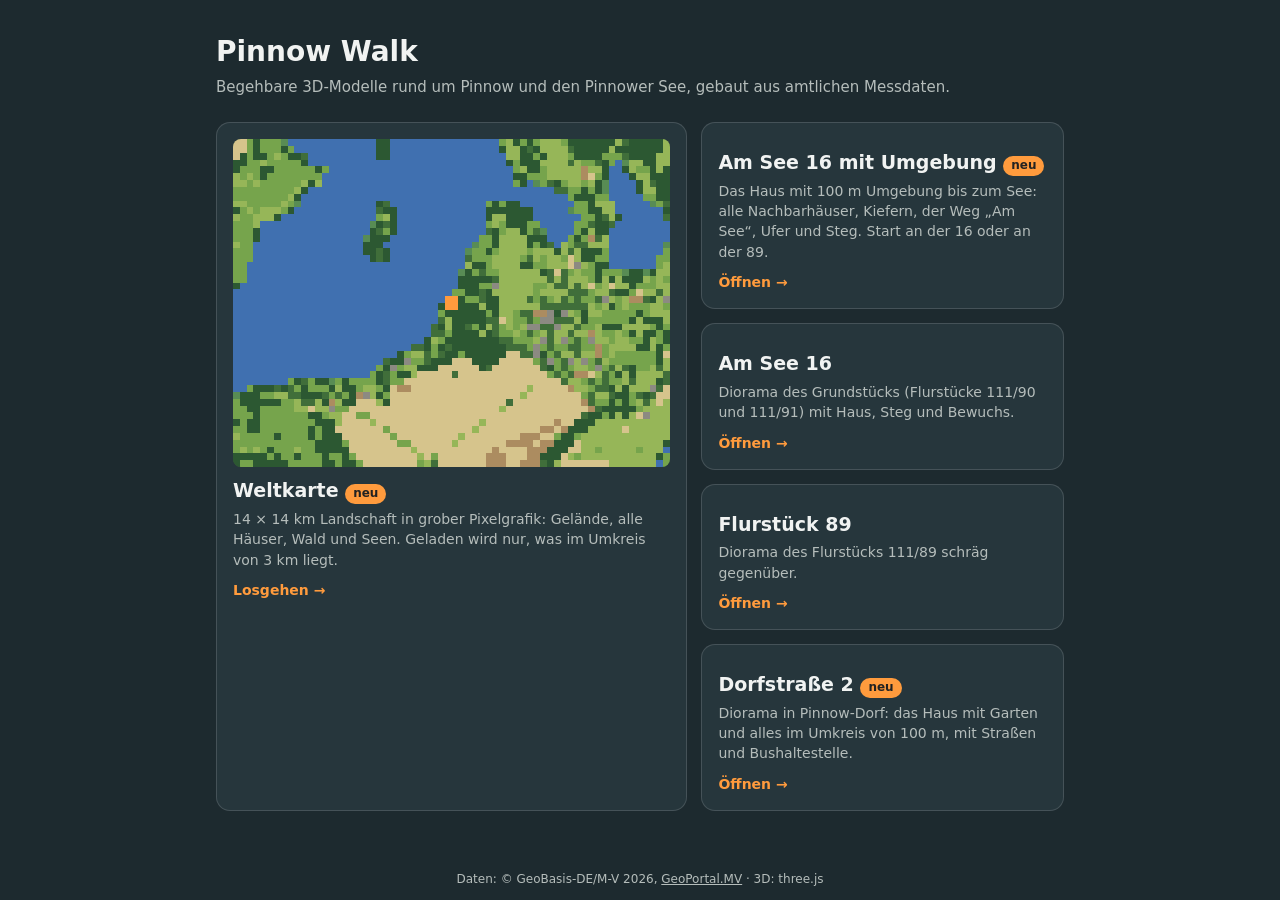
<file: index.html>
<!doctype html>
<html lang="de">
<head>
<meta charset="utf-8">
<meta name="viewport" content="width=device-width, initial-scale=1">
<title>Pinnow Walk</title>
<script>
  // alte Links (?ort=16 / ?ort=89) führen weiter direkt ins Diorama
  const o = new URLSearchParams(location.search).get('ort');
  if (o) location.replace('diorama.html?ort=' + encodeURIComponent(o));
</script>
<style>
  :root { --bg: #1d2a2f; --card: #26363c; --text: #f1f3f2; --muted: #b5bdbb; --accent: #ff9b3d; --line: rgba(255,255,255,.14); }
  * { box-sizing: border-box; }
  body { margin: 0; min-height: 100vh; background: var(--bg); color: var(--text);
    font: 15px/1.45 system-ui, -apple-system, "Segoe UI", Roboto, sans-serif; display: flex; flex-direction: column; }
  main { width: min(880px, 100%); margin: 0 auto; padding: 32px 16px 24px; flex: 1; }
  h1 { margin: 0 0 4px; font-size: 28px; }
  .lead { margin: 0 0 24px; color: var(--muted); }
  .grid { display: grid; grid-template-columns: 1.3fr 1fr; gap: 14px; }
  .side { display: grid; gap: 14px; }
  a.card { display: block; background: var(--card); border: 1px solid var(--line); border-radius: 14px; padding: 16px;
    color: inherit; text-decoration: none; transition: transform .12s, border-color .12s; }
  a.card:hover { transform: translateY(-2px); border-color: var(--accent); }
  .card h2 { margin: 10px 0 4px; font-size: 19px; }
  .card p { margin: 0; color: var(--muted); font-size: 14px; }
  .tag { display: inline-block; font-size: 12px; padding: 1px 8px; border-radius: 99px; background: var(--accent); color: #222; font-weight: 600; }
  .pix { width: 100%; aspect-ratio: 16 / 9; border-radius: 8px; image-rendering: pixelated; display: block; background: #3a5a3a; }
  .card.main .pix { aspect-ratio: 4 / 3; }
  .go { margin-top: 10px; color: var(--accent); font-weight: 600; font-size: 14px; }
  footer { padding: 12px 16px; font-size: 12px; color: var(--muted); text-align: center; }
  footer a { color: var(--muted); }
  @media (max-width: 640px) { .grid { grid-template-columns: 1fr; } h1 { font-size: 23px; } main { padding-top: 22px; } }
</style>
</head>
<body>
<main>
  <h1>Pinnow Walk</h1>
  <p class="lead">Begehbare 3D-Modelle rund um Pinnow und den Pinnower See, gebaut aus amtlichen Messdaten.</p>
  <div class="grid">
    <a class="card main" href="welt.html">
      <canvas class="pix" id="pv" width="64" height="48"></canvas>
      <h2>Weltkarte <span class="tag">neu</span></h2>
      <p>14 × 14 km Landschaft in grober Pixelgrafik: Gelände, alle Häuser, Wald und Seen. Geladen wird nur, was im Umkreis von 3 km liegt.</p>
      <div class="go">Losgehen →</div>
    </a>
    <div class="side">
      <a class="card" href="umgebung.html">
        <h2>Am See 16 mit Umgebung <span class="tag">neu</span></h2>
        <p>Das Haus mit 100 m Umgebung bis zum See: alle Nachbarhäuser, Kiefern, der Weg „Am See“, Ufer und Steg. Start an der 16 oder an der 89.</p>
        <div class="go">Öffnen →</div>
      </a>
      <a class="card" href="diorama.html?ort=16">
        <h2>Am See 16</h2>
        <p>Diorama des Grundstücks (Flurstücke 111/90 und 111/91) mit Haus, Steg und Bewuchs.</p>
        <div class="go">Öffnen →</div>
      </a>
      <a class="card" href="diorama.html?ort=89">
        <h2>Flurstück 89</h2>
        <p>Diorama des Flurstücks 111/89 schräg gegenüber.</p>
        <div class="go">Öffnen →</div>
      </a>
      <a class="card" href="diorama.html?ort=dorf2">
        <h2>Dorfstraße 2 <span class="tag">neu</span></h2>
        <p>Diorama in Pinnow-Dorf: das Haus mit Garten und alles im Umkreis von 100 m, mit Straßen und Bushaltestelle.</p>
        <div class="go">Öffnen →</div>
      </a>
    </div>
  </div>
</main>
<footer>Daten: © GeoBasis-DE/M-V 2026, <a href="https://www.geoportal-mv.de" target="_blank" rel="noopener">GeoPortal.MV</a> · 3D: three.js</footer>
<script>
  // Vorschau: Ausschnitt der Pixelkarte rund um Am See 16
  const img = new Image();
  img.onload = () => {
    const c = document.getElementById('pv').getContext('2d');
    c.imageSmoothingEnabled = false;
    // Übersicht: 14 km auf 700 px (20 m je Pixel); Am See 16 liegt bei Pixel (340, 358)
    c.drawImage(img, 340 - 64, 358 - 48, 128, 96, 0, 0, 64, 48);
    c.fillStyle = '#ff9b3d'; c.fillRect(31, 23, 2, 2);
  };
  img.src = 'data/welt/overview.png';
</script>
</body>
</html>
</file>
